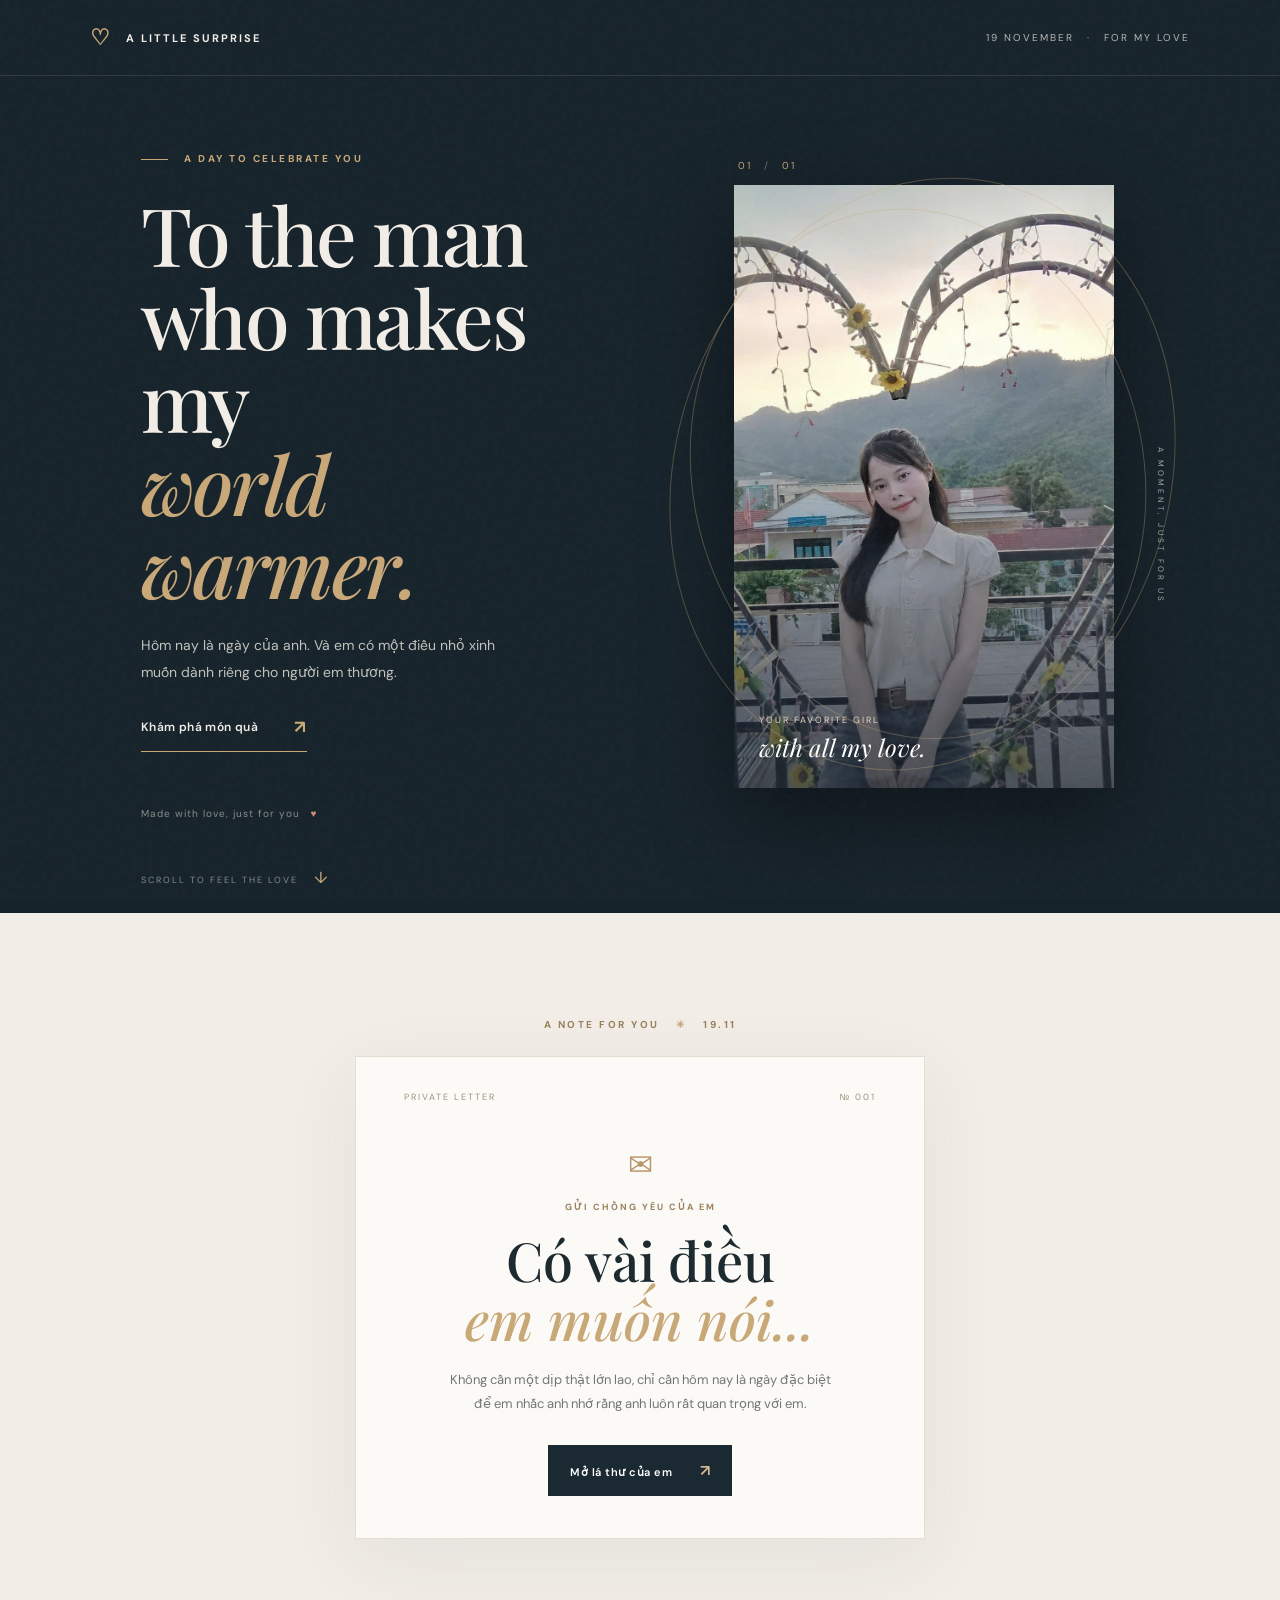
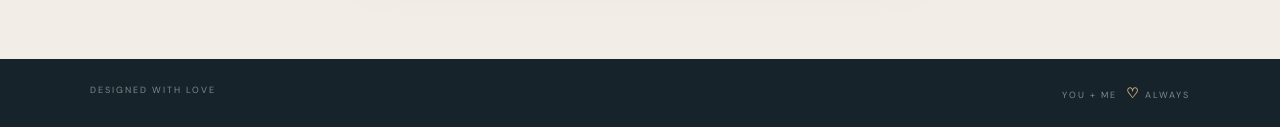
<file: index.html>
<!DOCTYPE html>
<html lang="vi">
<head>
  <meta charset="UTF-8">
  <meta name="viewport" content="width=device-width, initial-scale=1.0">
  <meta name="theme-color" content="#111a22">
  <title>For You — 19.11</title>
  <link rel="preconnect" href="https://fonts.googleapis.com">
  <link rel="preconnect" href="https://fonts.gstatic.com" crossorigin>
  <link href="https://fonts.googleapis.com/css2?family=DM+Sans:wght@400;500;600;700&family=Playfair+Display:ital,wght@0,500;0,600;0,700;1,500;1,600&display=swap" rel="stylesheet">
  <link rel="stylesheet" href="style.css">
</head>
<body>
  <div class="grain" aria-hidden="true"></div>
  <header class="nav">
    <a class="brand" href="#" aria-label="Trang chủ"><span class="brand-mark">♡</span> A LITTLE SURPRISE</a>
    <span class="nav-date">19 NOVEMBER <i>·</i> FOR MY LOVE</span>
  </header>

  <main>
    <section class="hero">
      <div class="hero-copy">
        <p class="eyebrow"><span></span> A DAY TO CELEBRATE YOU</p>
        <h1>To the man<br>who makes my<br><em>world warmer.</em></h1>
        <p class="lead">Hôm nay là ngày của anh. Và em có một điều nhỏ xinh muốn dành riêng cho người em thương.</p>
        <button class="discover" id="discover">
          <span>Khám phá món quà</span><b>↗</b>
        </button>
        <div class="micro-note">Made with love, just for you <span>♥</span></div>
      </div>

      <div class="portrait-wrap">
        <div class="portrait-index">01 <span>/</span> 01</div>
        <div class="portrait">
          <img src="anh-em.jpg" alt="Một bức ảnh em gửi tặng anh">
          <div class="photo-shade"></div>
          <div class="portrait-caption"><span>YOUR FAVORITE GIRL</span><strong>with all my love.</strong></div>
        </div>
        <div class="orbit orbit-one"></div><div class="orbit orbit-two"></div>
        <div class="side-word">A MOMENT, JUST FOR US</div>
      </div>
      <div class="scroll-cue">SCROLL TO FEEL THE LOVE <span>↓</span></div>
    </section>

    <section class="message-section" id="message">
      <div class="section-kicker">A NOTE FOR YOU <span>✳</span> 19.11</div>
      <div class="message-card">
        <div class="card-top"><span>PRIVATE LETTER</span><span>№ 001</span></div>
        <div class="envelope-icon">✉</div>
        <p class="small-title">GỬI CHỒNG YÊU CỦA EM</p>
        <h2>Có vài điều<br><em>em muốn nói...</em></h2>
        <p class="card-intro">Không cần một dịp thật lớn lao, chỉ cần hôm nay là ngày đặc biệt để em nhắc anh nhớ rằng anh luôn rất quan trọng với em.</p>
        <button class="open-letter" id="openLetter">Mở lá thư của em <span>↗</span></button>
      </div>
      <article class="letter" id="letter" aria-hidden="true">
        <div class="letter-top"><span>MY DEAREST HUSBAND</span><span>19 · 11</span></div>
        <h3>Chúc mừng ngày của anh,<br><em>người em thương.</em></h3>
        <p>Chúc anh luôn mạnh khỏe, bình an, công việc thuận lợi và có thật nhiều niềm vui trong cuộc sống. Mong những điều tốt đẹp nhất sẽ luôn tìm đến với anh.</p>
        <p>Cảm ơn anh vì đã xuất hiện trong cuộc đời em. Em mong dù ngày vui hay những lúc khó khăn, chúng mình vẫn luôn biết lắng nghe, bao dung và nắm tay nhau đi tiếp.</p>
        <p>Em không hứa ngày nào cũng hoàn hảo, nhưng em hứa sẽ luôn trân trọng tình yêu này và cố gắng cùng anh xây dựng những ngày tháng thật hạnh phúc.</p>
        <div class="signoff">Thương anh thật nhiều, <span>vợ của anh ♥</span></div>
        <div class="letter-stamp">WITH<br>LOVE</div>
      </article>
    </section>
  </main>

  <footer><span>DESIGNED WITH LOVE</span><span>YOU + ME <b>♡</b> ALWAYS</span></footer>
  <script src="script.js"></script>
</body>
</html>
</file>
<file: style.css>
*{box-sizing:border-box}
:root{--ink:#17232b;--cream:#f2eee7;--gold:#c9a878;--muted:#a7aaa5;--white:#fbfaf7}
html{scroll-behavior:smooth}
body{margin:0;background:var(--ink);color:var(--cream);font-family:'DM Sans',sans-serif;overflow-x:hidden}
.grain{position:fixed;inset:0;pointer-events:none;opacity:.11;z-index:5;background-image:url("data:image/svg+xml,%3Csvg viewBox='0 0 180 180' xmlns='http://www.w3.org/2000/svg'%3E%3Cfilter id='n'%3E%3CfeTurbulence type='fractalNoise' baseFrequency='.9' numOctaves='3' stitchTiles='stitch'/%3E%3C/filter%3E%3Crect width='100%25' height='100%25' filter='url(%23n)' opacity='.24'/%3E%3C/svg%3E")}
.nav{height:76px;padding:0 7vw;display:flex;align-items:center;justify-content:space-between;border-bottom:1px solid #ffffff18;position:relative;z-index:2}
.brand{font-size:11px;letter-spacing:2px;color:var(--cream);text-decoration:none;font-weight:700}.brand-mark{color:var(--gold);font-size:22px;vertical-align:-3px;margin-right:9px}
.nav-date{font-size:10px;letter-spacing:2px;color:#b6b7b1}.nav-date i{color:var(--gold);font-style:normal;margin:0 8px}
.hero{min-height:calc(100vh - 76px);padding:7vh 11vw 90px;display:grid;grid-template-columns:1fr  .9fr;align-items:center;gap:7vw;position:relative;max-width:1500px;margin:auto}
.eyebrow,.section-kicker{font-size:10px;letter-spacing:2.5px;color:var(--gold);font-weight:700}.eyebrow span{display:inline-block;width:27px;height:1px;background:var(--gold);vertical-align:middle;margin-right:12px}
h1,h2,h3{font-family:'Playfair Display',serif;font-weight:500}
h1{font-size:clamp(48px,6.3vw,88px);line-height:1.03;letter-spacing:-2.5px;margin:27px 0 25px}
h1 em,h2 em,h3 em{color:var(--gold);font-weight:500}
.lead{max-width:390px;color:#c0c2bd;font-size:14px;line-height:1.9}
.discover{margin-top:30px;padding:0 0 12px;border:0;border-bottom:1px solid var(--gold);background:none;color:var(--cream);font:600 12px 'DM Sans';letter-spacing:.4px;cursor:pointer;display:flex;gap:36px;align-items:center}.discover b{color:var(--gold);font-size:18px}
.micro-note{margin-top:55px;color:#858d8b;font-size:10px;letter-spacing:1px}.micro-note span{color:#d18a7a;margin-left:7px}
.portrait-wrap{position:relative;width:min(100%,430px);justify-self:center;padding:20px 25px 35px}
.portrait-index{font-size:10px;letter-spacing:2px;color:var(--gold);margin:0 0 13px 4px}.portrait-index span{color:#687276;margin:0 7px}
.portrait{height:min(67vh,610px);min-height:420px;position:relative;overflow:hidden;background:#344149;box-shadow:0 30px 80px #0006}
.portrait img{width:100%;height:100%;object-fit:cover;object-position:center 36%;display:block;filter:saturate(.83)}
.photo-shade{position:absolute;inset:35% 0 0;background:linear-gradient(transparent,#111a22a8)}
.portrait-caption{position:absolute;bottom:25px;left:25px;display:flex;flex-direction:column;gap:5px}.portrait-caption span{font-size:9px;letter-spacing:2px;color:#e3d5bd}.portrait-caption strong{font:italic 24px 'Playfair Display';color:#fff}
.orbit{position:absolute;border:1px solid #c9a87855;border-radius:50%;pointer-events:none}.orbit-one{width:105%;height:78%;top:10%;left:-4%;transform:rotate(-13deg)}.orbit-two{width:115%;height:88%;top:5%;left:-8%;transform:rotate(18deg)}
.side-word{position:absolute;right:-27px;top:45%;writing-mode:vertical-rl;font-size:8px;letter-spacing:3px;color:#a6a69e}
.scroll-cue{position:absolute;bottom:25px;left:11vw;color:#818c8c;font-size:9px;letter-spacing:2px}.scroll-cue span{color:var(--gold);margin-left:12px;font-size:16px}
.message-section{background:var(--cream);color:var(--ink);padding:105px 20px 120px;display:flex;flex-direction:column;align-items:center}
.section-kicker{color:#9b805b;margin-bottom:25px}.section-kicker span{padding:0 12px;color:#c6a477}
.message-card{width:min(100%,570px);padding:34px 48px 42px;background:#fbfaf7;box-shadow:0 20px 70px #26313b12;text-align:center;position:relative;border:1px solid #e4ded3}
.card-top,.letter-top{display:flex;justify-content:space-between;font-size:9px;letter-spacing:2px;color:#9c927f}
.envelope-icon{font-size:30px;color:#b99769;margin:42px 0 17px}
.small-title{font-size:9px;letter-spacing:2px;color:#9b805b;font-weight:700}
h2{font-size:clamp(38px,5vw,54px);line-height:1.1;margin:18px 0;color:#1d2a30}
.card-intro{max-width:390px;margin:0 auto;color:#737773;font-size:13px;line-height:1.9}
.open-letter{margin-top:28px;border:0;background:#1b2a32;color:#fff;padding:15px 22px;font:600 11px 'DM Sans';letter-spacing:.5px;cursor:pointer;transition:.25s}.open-letter:hover{background:#9b805b;transform:translateY(-2px)}.open-letter span{color:#d6b98e;margin-left:24px;font-size:16px}
.letter{display:none;position:relative;width:min(100%,700px);margin-top:28px;padding:45px clamp(24px,7vw,70px);background:#fbfaf7;border:1px solid #e2dbce;box-shadow:0 20px 60px #26313b14;line-height:1.95;color:#535b58;font-size:14px}
.letter.visible{display:block;animation:unfold .7s ease both}.letter h3{font-size:clamp(32px,4vw,45px);line-height:1.2;color:#1d2a30;margin:35px 0 25px}.letter p{max-width:540px}.signoff{margin-top:35px;color:#8e7656;font:italic 18px 'Playfair Display';display:flex;flex-direction:column}.signoff span{font-size:22px;color:#25343a;margin-top:5px}
.letter-stamp{position:absolute;right:35px;bottom:35px;border:1px solid #c9a878;border-radius:50%;width:66px;height:66px;display:grid;place-content:center;text-align:center;color:#a68a61;font-size:9px;letter-spacing:2px;line-height:1.4;transform:rotate(12deg)}
footer{padding:25px 7vw;display:flex;justify-content:space-between;color:#7d8989;font-size:9px;letter-spacing:2px}footer b{color:var(--gold);font-size:14px;margin-left:5px}
@keyframes unfold{from{opacity:0;transform:translateY(22px) scale(.985)}to{opacity:1;transform:translateY(0) scale(1)}}
@media(max-width:800px){.nav{height:65px;padding:0 6vw}.nav-date{font-size:8px;letter-spacing:1px}.hero{padding:55px 8vw 75px;grid-template-columns:1fr;gap:40px}.hero-copy{order:1}.portrait-wrap{order:0;width:min(82%,390px)}.portrait{height:470px;min-height:0}h1{font-size:clamp(48px,12vw,70px)}.micro-note{margin-top:30px}.scroll-cue{left:8vw}.message-section{padding:75px 16px 85px}.message-card{padding:30px 23px 36px}.letter{padding:32px 24px 105px}.letter-stamp{right:22px;bottom:20px}footer{padding:22px 6vw;font-size:8px}}
@media(max-width:390px){.nav-date{letter-spacing:.4px}.portrait{height:410px}.portrait-wrap{width:90%}}
</file>
